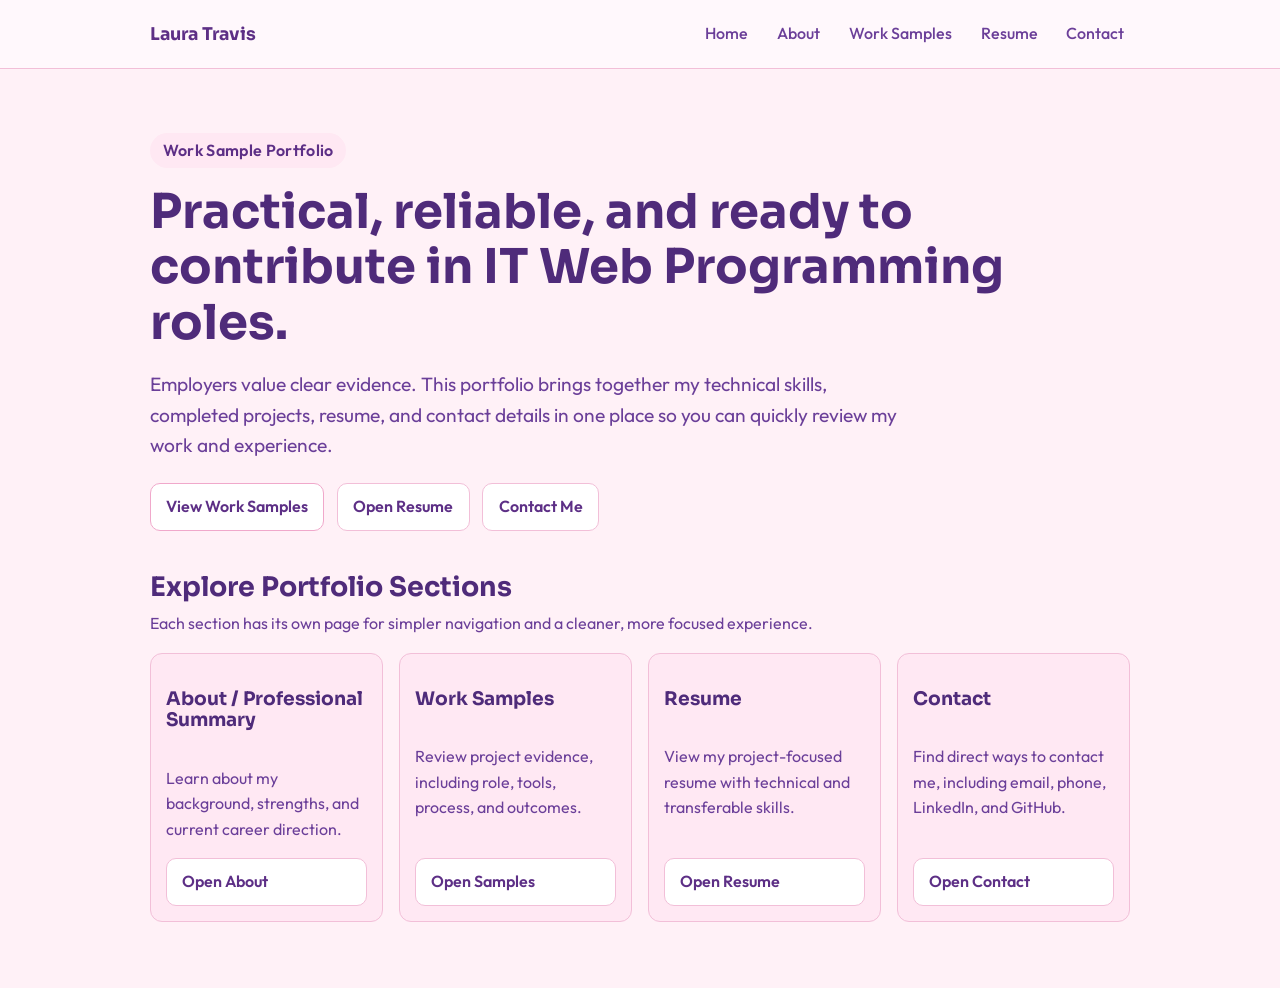
<file: index.html>
<!doctype html>
<html lang="en">
<head>
  <meta charset="UTF-8">
  <meta name="viewport" content="width=device-width, initial-scale=1.0">
  <title>Laura Travis | Work Sample Portfolio</title>
  <link rel="preconnect" href="https://fonts.googleapis.com">
  <link rel="preconnect" href="https://fonts.gstatic.com" crossorigin>
  <link href="https://fonts.googleapis.com/css2?family=Outfit:wght@300;400;500;600;700;800&family=Sora:wght@500;600;700&display=swap" rel="stylesheet">
  <link rel="stylesheet" href="assets/css/styles.css">
</head>
<body>
  <div class="bg-orb bg-orb-a"></div>
  <div class="bg-orb bg-orb-b"></div>

  <header class="site-header">
    <div class="container nav-wrap">
      <a class="brand" href="index.html">Laura Travis</a>
      <nav>
        <ul class="nav-list">
          <li><a href="index.html">Home</a></li>
          <li><a href="pages/about.html">About</a></li>
          <li><a href="pages/samples.html">Work Samples</a></li>
          <li><a href="pages/resume-page.html">Resume</a></li>
          <li><a href="pages/contact.html">Contact</a></li>
        </ul>
      </nav>
    </div>
  </header>

  <main>
    <section class="hero container">
      <p class="eyebrow reveal">Work Sample Portfolio</p>
      <h1 class="reveal delay-1">Practical, reliable, and ready to contribute in IT Web Programming roles.</h1>
      <p class="lead reveal delay-2">
        Employers value clear evidence. This portfolio brings together my technical skills, completed projects,
        resume, and contact details in one place so you can quickly review my work and experience.
      </p>
      <div class="hero-actions reveal delay-3">
        <a class="btn btn-primary" href="pages/samples.html">View Work Samples</a>
        <a class="btn btn-secondary" href="pages/resume-page.html">Open Resume</a>
        <a class="btn btn-secondary" href="pages/contact.html">Contact Me</a>
      </div>
    </section>

    <section class="section container reveal">
      <h2>Explore Portfolio Sections</h2>
      <p class="section-intro">Each section has its own page for simpler navigation and a cleaner, more focused experience.</p>
      <div class="skills-grid">
        <article class="skill-card">
          <h3>About / Professional Summary</h3>
          <p>Learn about my background, strengths, and current career direction.</p>
          <a class="btn btn-secondary" href="pages/about.html">Open About</a>
        </article>
        <article class="skill-card">
          <h3>Work Samples</h3>
          <p>Review project evidence, including role, tools, process, and outcomes.</p>
          <a class="btn btn-secondary" href="pages/samples.html">Open Samples</a>
        </article>
        <article class="skill-card">
          <h3>Resume</h3>
          <p>View my project-focused resume with technical and transferable skills.</p>
          <a class="btn btn-secondary" href="pages/resume-page.html">Open Resume</a>
        </article>
        <article class="skill-card">
          <h3>Contact</h3>
          <p>Find direct ways to contact me, including email, phone, LinkedIn, and GitHub.</p>
          <a class="btn btn-secondary" href="pages/contact.html">Open Contact</a>
        </article>
      </div>
    </section>
  </main>

  <footer class="site-footer">
    <div class="container">
    </div>
  </footer>
</body>
</html>
</file>
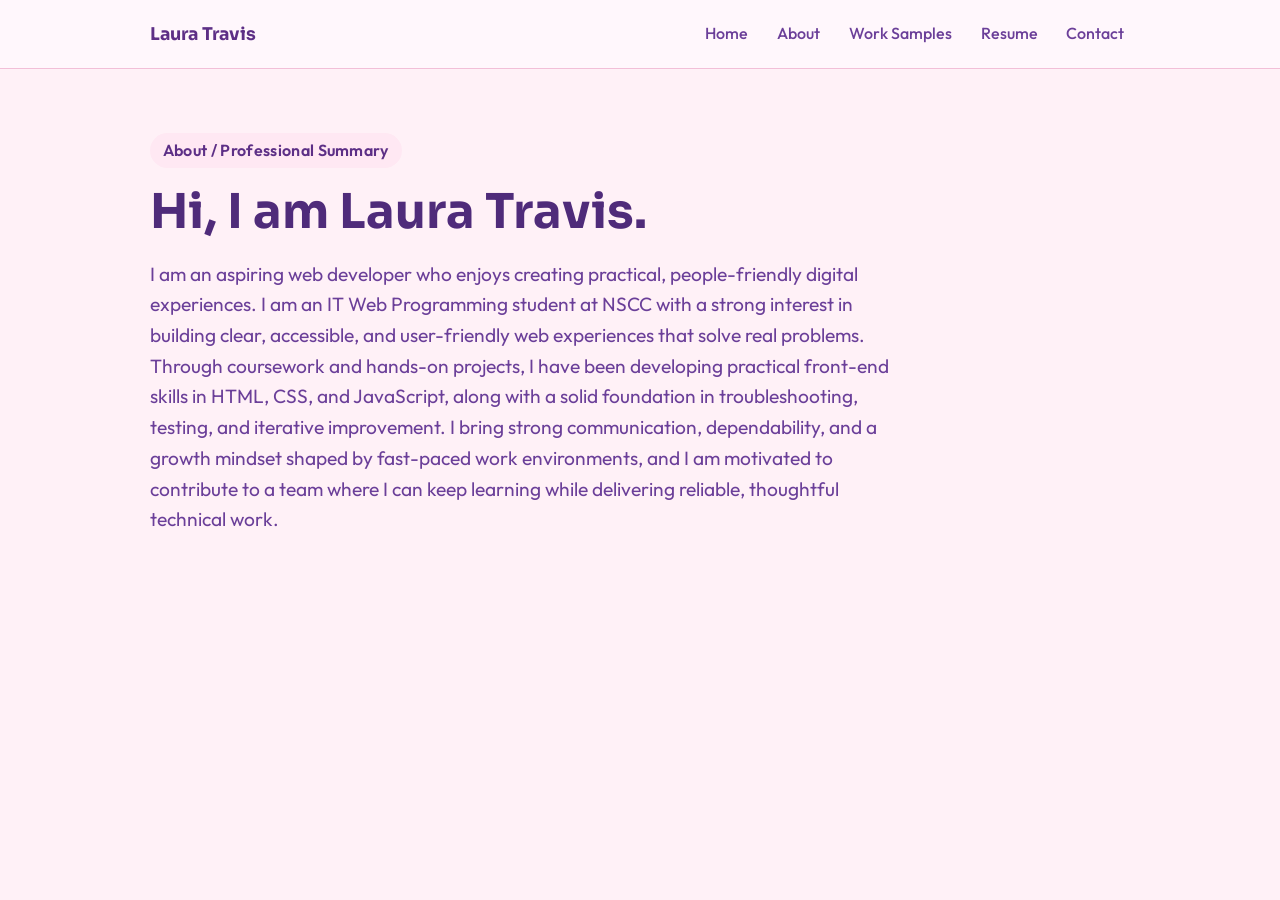
<file: pages/about.html>
<!doctype html>
<html lang="en">
<head>
  <meta charset="UTF-8">
  <meta name="viewport" content="width=device-width, initial-scale=1.0">
  <title>About | Laura Travis</title>
  <link rel="preconnect" href="https://fonts.googleapis.com">
  <link rel="preconnect" href="https://fonts.gstatic.com" crossorigin>
  <link href="https://fonts.googleapis.com/css2?family=Outfit:wght@300;400;500;600;700;800&family=Sora:wght@500;600;700&display=swap" rel="stylesheet">
  <link rel="stylesheet" href="../assets/css/styles.css">
</head>
<body>
  <div class="bg-orb bg-orb-a"></div>
  <div class="bg-orb bg-orb-b"></div>

  <header class="site-header">
    <div class="container nav-wrap">
      <a class="brand" href="../index.html">Laura Travis</a>
      <nav>
        <ul class="nav-list">
          <li><a href="../index.html">Home</a></li>
          <li><a href="about.html">About</a></li>
          <li><a href="samples.html">Work Samples</a></li>
          <li><a href="resume-page.html">Resume</a></li>
          <li><a href="contact.html">Contact</a></li>
        </ul>
      </nav>
    </div>
  </header>

  <main>
    <section class="hero container">
      <p class="eyebrow reveal">About / Professional Summary</p>
      <h1 class="reveal delay-1">Hi, I am Laura Travis.</h1>
      <p class="lead reveal delay-2">
        I am an aspiring web developer who enjoys creating practical, people-friendly digital experiences.
        I am an IT Web Programming student at NSCC with a strong interest in building clear, accessible,
        and user-friendly web experiences that solve real problems. Through coursework and hands-on projects,
        I have been developing practical front-end skills in HTML, CSS, and JavaScript, along with a solid
        foundation in troubleshooting, testing, and iterative improvement. I bring strong communication,
        dependability, and a growth mindset shaped by fast-paced work environments, and I am motivated to
        contribute to a team where I can keep learning while delivering reliable, thoughtful technical work.
      </p>
    </section>

  </main>

  <footer class="site-footer">
    <div class="container">
    </div>
  </footer>
</body>
</html>
</file>
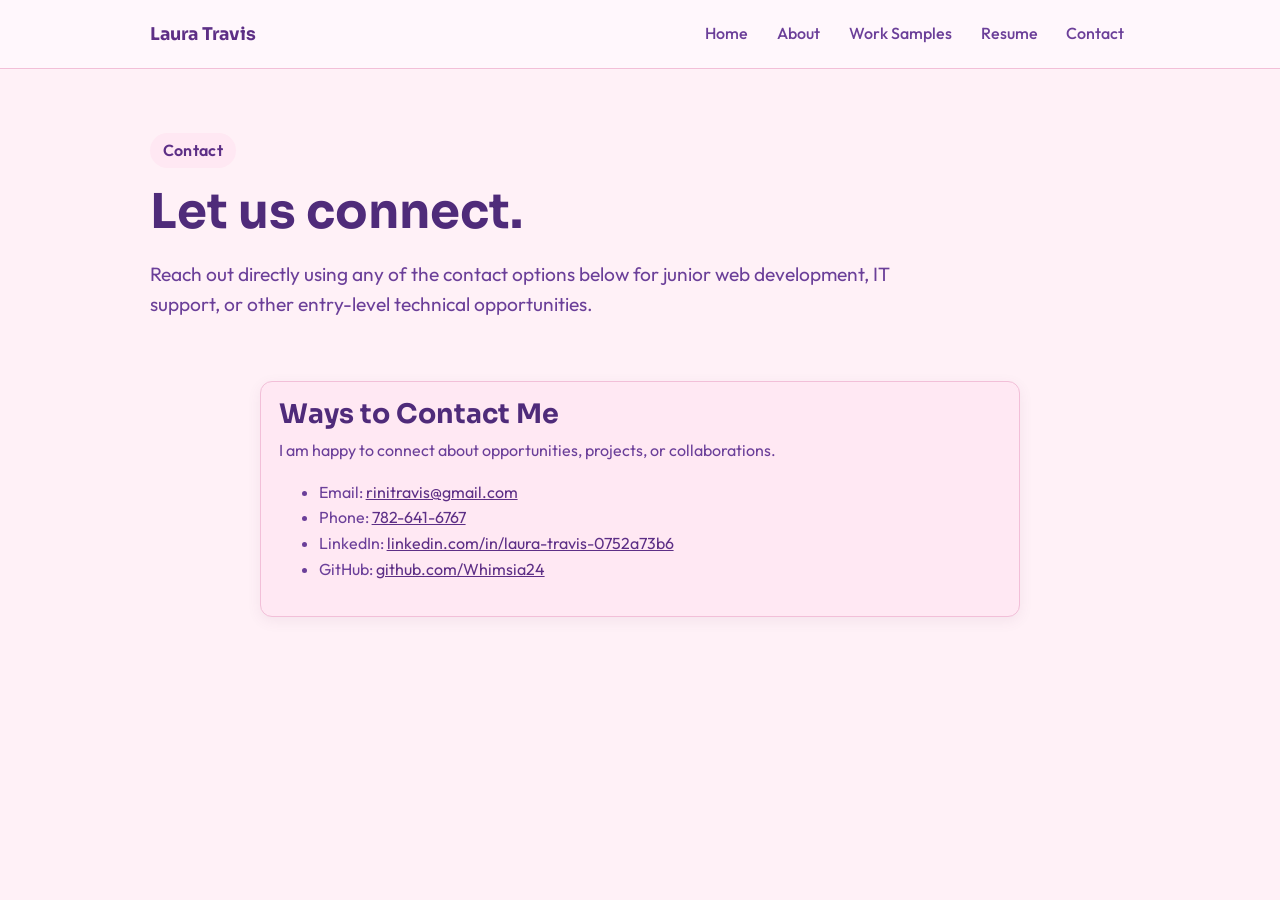
<file: pages/contact.html>
<!doctype html>
<html lang="en">
<head>
  <meta charset="UTF-8">
  <meta name="viewport" content="width=device-width, initial-scale=1.0">
  <title>Contact | Laura Travis</title>
  <link rel="preconnect" href="https://fonts.googleapis.com">
  <link rel="preconnect" href="https://fonts.gstatic.com" crossorigin>
  <link href="https://fonts.googleapis.com/css2?family=Outfit:wght@300;400;500;600;700;800&family=Sora:wght@500;600;700&display=swap" rel="stylesheet">
  <link rel="stylesheet" href="../assets/css/styles.css">
</head>
<body>
  <div class="bg-orb bg-orb-a"></div>
  <div class="bg-orb bg-orb-b"></div>

  <header class="site-header">
    <div class="container nav-wrap">
      <span class="brand">Laura Travis</span>
      <nav>
        <ul class="nav-list">
          <li><a href="../index.html">Home</a></li>
          <li><a href="about.html">About</a></li>
          <li><a href="samples.html">Work Samples</a></li>
          <li><a href="resume-page.html">Resume</a></li>
          <li><a href="contact.html">Contact</a></li>
        </ul>
      </nav>
    </div>
  </header>

  <main>
    <section class="hero container">
      <p class="eyebrow reveal">Contact</p>
      <h1 class="reveal delay-1">Let us connect.</h1>
      <p class="lead reveal delay-2">
        Reach out directly using any of the contact options below for junior web development, IT support,
        or other entry-level technical opportunities.
      </p>
    </section>

    <section class="section container card reveal form-wrap">
      <h2>Ways to Contact Me</h2>
      <p class="section-intro">I am happy to connect about opportunities, projects, or collaborations.</p>
      <ul>
        <li>Email: <a href="mailto:rinitravis@gmail.com">rinitravis@gmail.com</a></li>
        <li>Phone: <a href="tel:+17826416767">782-641-6767</a></li>
        <li>LinkedIn: <a href="https://www.linkedin.com/in/laura-travis-0752a73b6/?skipRedirect=true" target="_blank" rel="noopener noreferrer">linkedin.com/in/laura-travis-0752a73b6</a></li>
        <li>GitHub: <a href="https://github.com/Whimsia24" target="_blank" rel="noopener noreferrer">github.com/Whimsia24</a></li>
      </ul>
    </section>
  </main>

  <footer class="site-footer">
    <div class="container">
    </div>
  </footer>
</body>
</html>
</file>
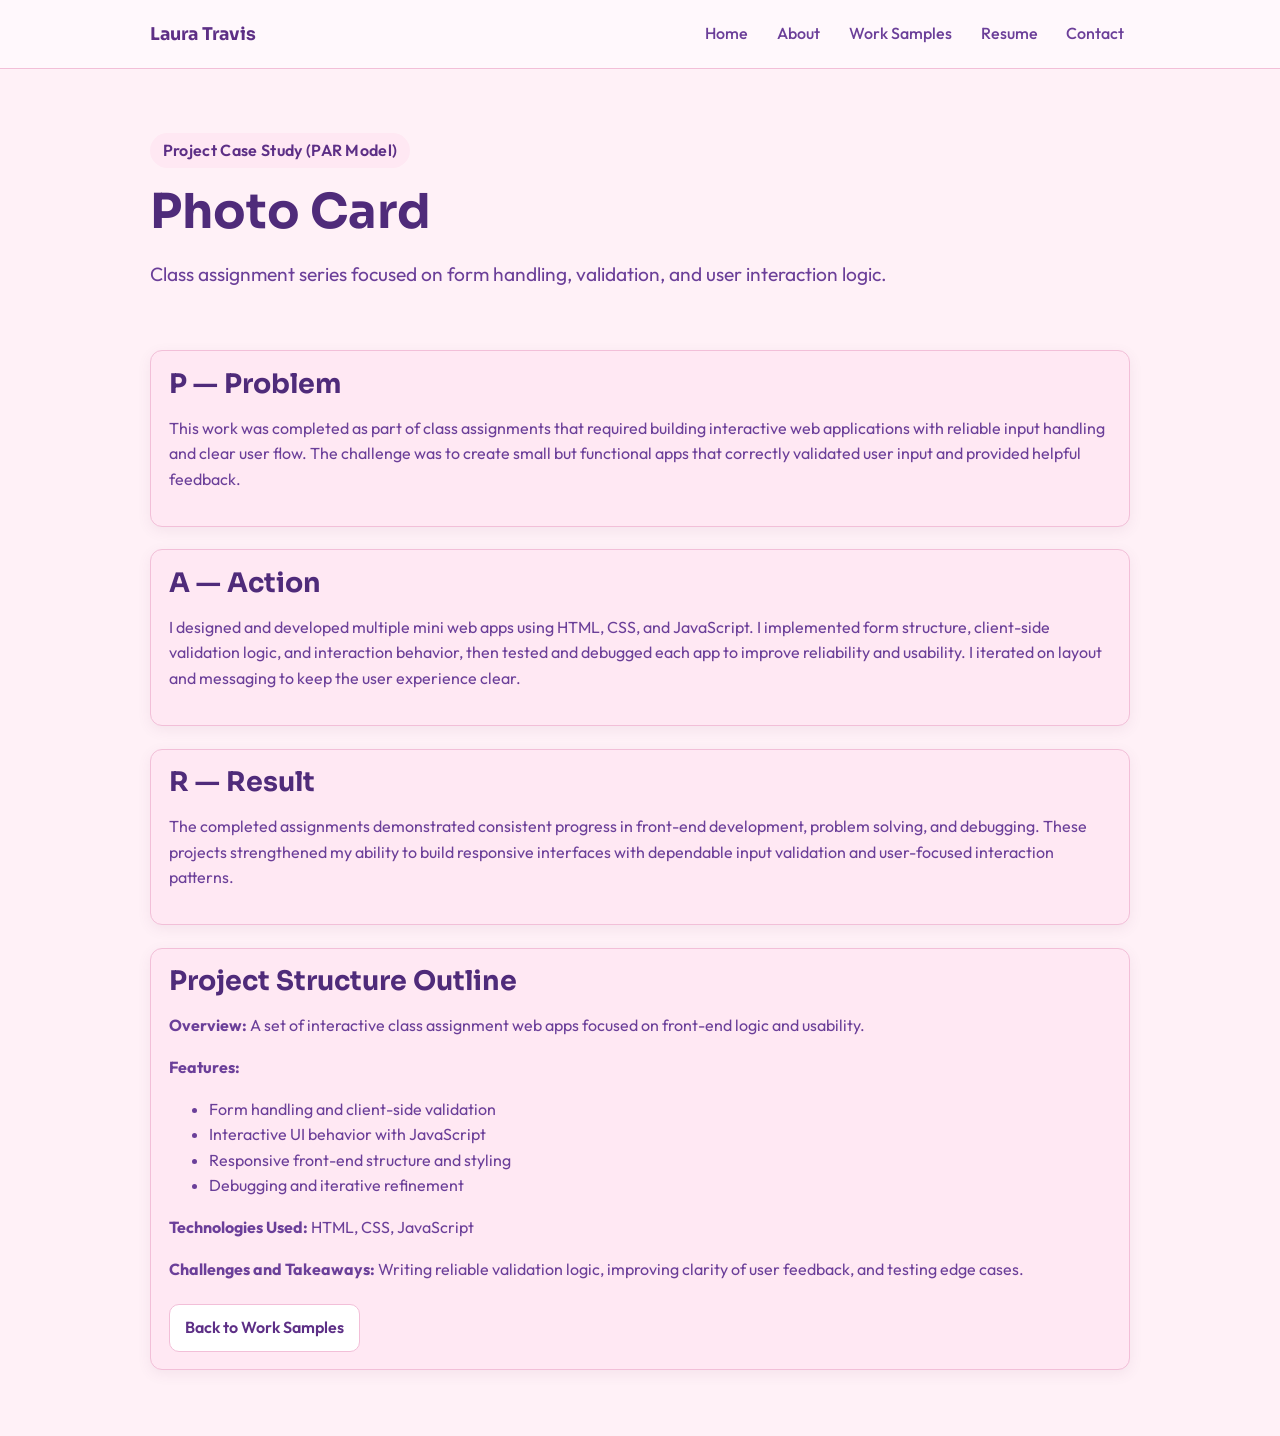
<file: pages/project-coursework.html>
<!doctype html>
<html lang="en">
<head>
  <meta charset="UTF-8">
  <meta name="viewport" content="width=device-width, initial-scale=1.0">
  <title>Case Study | Photo Card</title>
  <link rel="preconnect" href="https://fonts.googleapis.com">
  <link rel="preconnect" href="https://fonts.gstatic.com" crossorigin>
  <link href="https://fonts.googleapis.com/css2?family=Outfit:wght@300;400;500;600;700;800&family=Sora:wght@500;600;700&display=swap" rel="stylesheet">
  <link rel="stylesheet" href="../assets/css/styles.css">
</head>
<body>
  <div class="bg-orb bg-orb-a"></div>
  <div class="bg-orb bg-orb-b"></div>

  <header class="site-header">
    <div class="container nav-wrap">
      <a class="brand" href="../index.html">Laura Travis</a>
      <nav>
        <ul class="nav-list">
          <li><a href="../index.html">Home</a></li>
          <li><a href="about.html">About</a></li>
          <li><a href="samples.html">Work Samples</a></li>
          <li><a href="resume-page.html">Resume</a></li>
          <li><a href="contact.html">Contact</a></li>
        </ul>
      </nav>
    </div>
  </header>

  <main>
    <section class="hero container">
      <p class="eyebrow reveal">Project Case Study (PAR Model)</p>
      <h1 class="reveal delay-1">Photo Card</h1>
      <p class="lead reveal delay-2">
        Class assignment series focused on form handling, validation, and user interaction logic.
      </p>
    </section>

    <section class="section container card reveal">
      <h2>P — Problem</h2>
      <p>
        This work was completed as part of class assignments that required building interactive web applications
        with reliable input handling and clear user flow. The challenge was to create small but functional apps
        that correctly validated user input and provided helpful feedback.
      </p>
    </section>

    <section class="section container card reveal">
      <h2>A — Action</h2>
      <p>
        I designed and developed multiple mini web apps using HTML, CSS, and JavaScript. I implemented form
        structure, client-side validation logic, and interaction behavior, then tested and debugged each app to
        improve reliability and usability. I iterated on layout and messaging to keep the user experience clear.
      </p>
    </section>

    <section class="section container card reveal">
      <h2>R — Result</h2>
      <p>
        The completed assignments demonstrated consistent progress in front-end development, problem solving,
        and debugging. These projects strengthened my ability to build responsive interfaces with dependable
        input validation and user-focused interaction patterns.
      </p>
    </section>

    <section class="section container card reveal">
      <h2>Project Structure Outline</h2>
      <p><strong>Overview:</strong> A set of interactive class assignment web apps focused on front-end logic and usability.</p>
      <p><strong>Features:</strong></p>
      <ul>
        <li>Form handling and client-side validation</li>
        <li>Interactive UI behavior with JavaScript</li>
        <li>Responsive front-end structure and styling</li>
        <li>Debugging and iterative refinement</li>
      </ul>
      <p><strong>Technologies Used:</strong> HTML, CSS, JavaScript</p>
      <p><strong>Challenges and Takeaways:</strong> Writing reliable validation logic, improving clarity of user feedback, and testing edge cases.</p>
      <div class="hero-actions">
        <a class="btn btn-secondary" href="samples.html">Back to Work Samples</a>
      </div>
    </section>
  </main>

  <footer class="site-footer">
    <div class="container">
    </div>
  </footer>
</body>
</html>
</file>
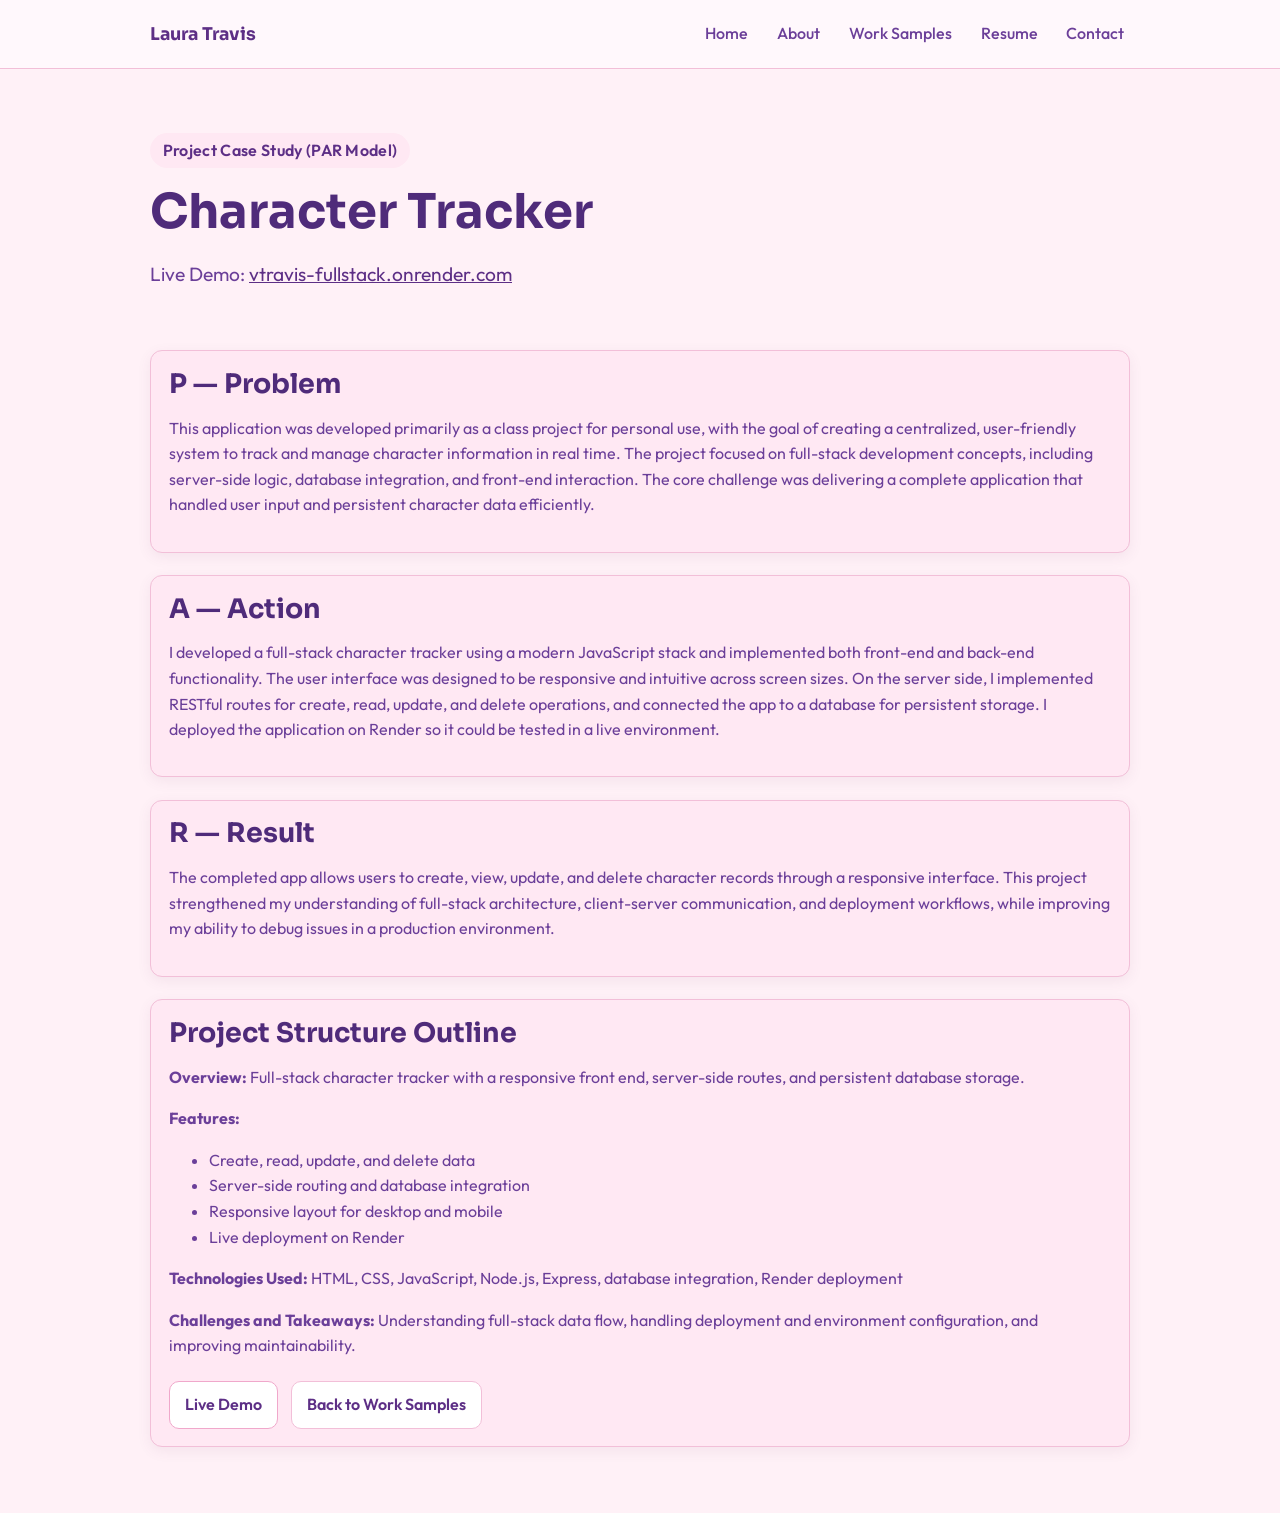
<file: pages/project-fullstack.html>
<!doctype html>
<html lang="en">
<head>
  <meta charset="UTF-8">
  <meta name="viewport" content="width=device-width, initial-scale=1.0">
  <title>Case Study | Character Tracker</title>
  <link rel="preconnect" href="https://fonts.googleapis.com">
  <link rel="preconnect" href="https://fonts.gstatic.com" crossorigin>
  <link href="https://fonts.googleapis.com/css2?family=Outfit:wght@300;400;500;600;700;800&family=Sora:wght@500;600;700&display=swap" rel="stylesheet">
  <link rel="stylesheet" href="../assets/css/styles.css">
</head>
<body>
  <div class="bg-orb bg-orb-a"></div>
  <div class="bg-orb bg-orb-b"></div>

  <header class="site-header">
    <div class="container nav-wrap">
      <a class="brand" href="../index.html">Laura Travis</a>
      <nav>
        <ul class="nav-list">
          <li><a href="../index.html">Home</a></li>
          <li><a href="about.html">About</a></li>
          <li><a href="samples.html">Work Samples</a></li>
          <li><a href="resume-page.html">Resume</a></li>
          <li><a href="contact.html">Contact</a></li>
        </ul>
      </nav>
    </div>
  </header>

  <main>
    <section class="hero container">
      <p class="eyebrow reveal">Project Case Study (PAR Model)</p>
      <h1 class="reveal delay-1">Character Tracker</h1>
      <p class="lead reveal delay-2">
        Live Demo:
        <a href="https://vtravis-fullstack.onrender.com/" target="_blank" rel="noopener noreferrer">vtravis-fullstack.onrender.com</a>
      </p>
    </section>

    <section class="section container card reveal">
      <h2>P — Problem</h2>
      <p>
        This application was developed primarily as a class project for personal use, with the goal of creating a
        centralized, user-friendly system to track and manage character information in real time. The project focused
        on full-stack development concepts, including server-side logic, database integration, and front-end interaction.
        The core challenge was delivering a complete application that handled user input and persistent character data
        efficiently.
      </p>
    </section>

    <section class="section container card reveal">
      <h2>A — Action</h2>
      <p>
        I developed a full-stack character tracker using a modern JavaScript stack and implemented both front-end and
        back-end functionality. The user interface was designed to be responsive and intuitive across screen sizes.
        On the server side, I implemented RESTful routes for create, read, update, and delete operations, and connected
        the app to a database for persistent storage. I deployed the application on Render so it could be tested in
        a live environment.
      </p>
    </section>

    <section class="section container card reveal">
      <h2>R — Result</h2>
      <p>
        The completed app allows users to create, view, update, and delete character records through a responsive interface.
        This project strengthened my understanding of full-stack architecture, client-server communication,
        and deployment workflows, while improving my ability to debug issues in a production environment.
      </p>
    </section>

    <section class="section container card reveal">
      <h2>Project Structure Outline</h2>
      <p><strong>Overview:</strong> Full-stack character tracker with a responsive front end, server-side routes, and persistent database storage.</p>
      <p><strong>Features:</strong></p>
      <ul>
        <li>Create, read, update, and delete data</li>
        <li>Server-side routing and database integration</li>
        <li>Responsive layout for desktop and mobile</li>
        <li>Live deployment on Render</li>
      </ul>
      <p><strong>Technologies Used:</strong> HTML, CSS, JavaScript, Node.js, Express, database integration, Render deployment</p>
      <p><strong>Challenges and Takeaways:</strong> Understanding full-stack data flow, handling deployment and environment configuration, and improving maintainability.</p>
      <div class="hero-actions">
        <a class="btn btn-primary" href="https://vtravis-fullstack.onrender.com/" target="_blank" rel="noopener noreferrer">Live Demo</a>
        <a class="btn btn-secondary" href="samples.html">Back to Work Samples</a>
      </div>
    </section>
  </main>

  <footer class="site-footer">
    <div class="container">
    </div>
  </footer>
</body>
</html>
</file>
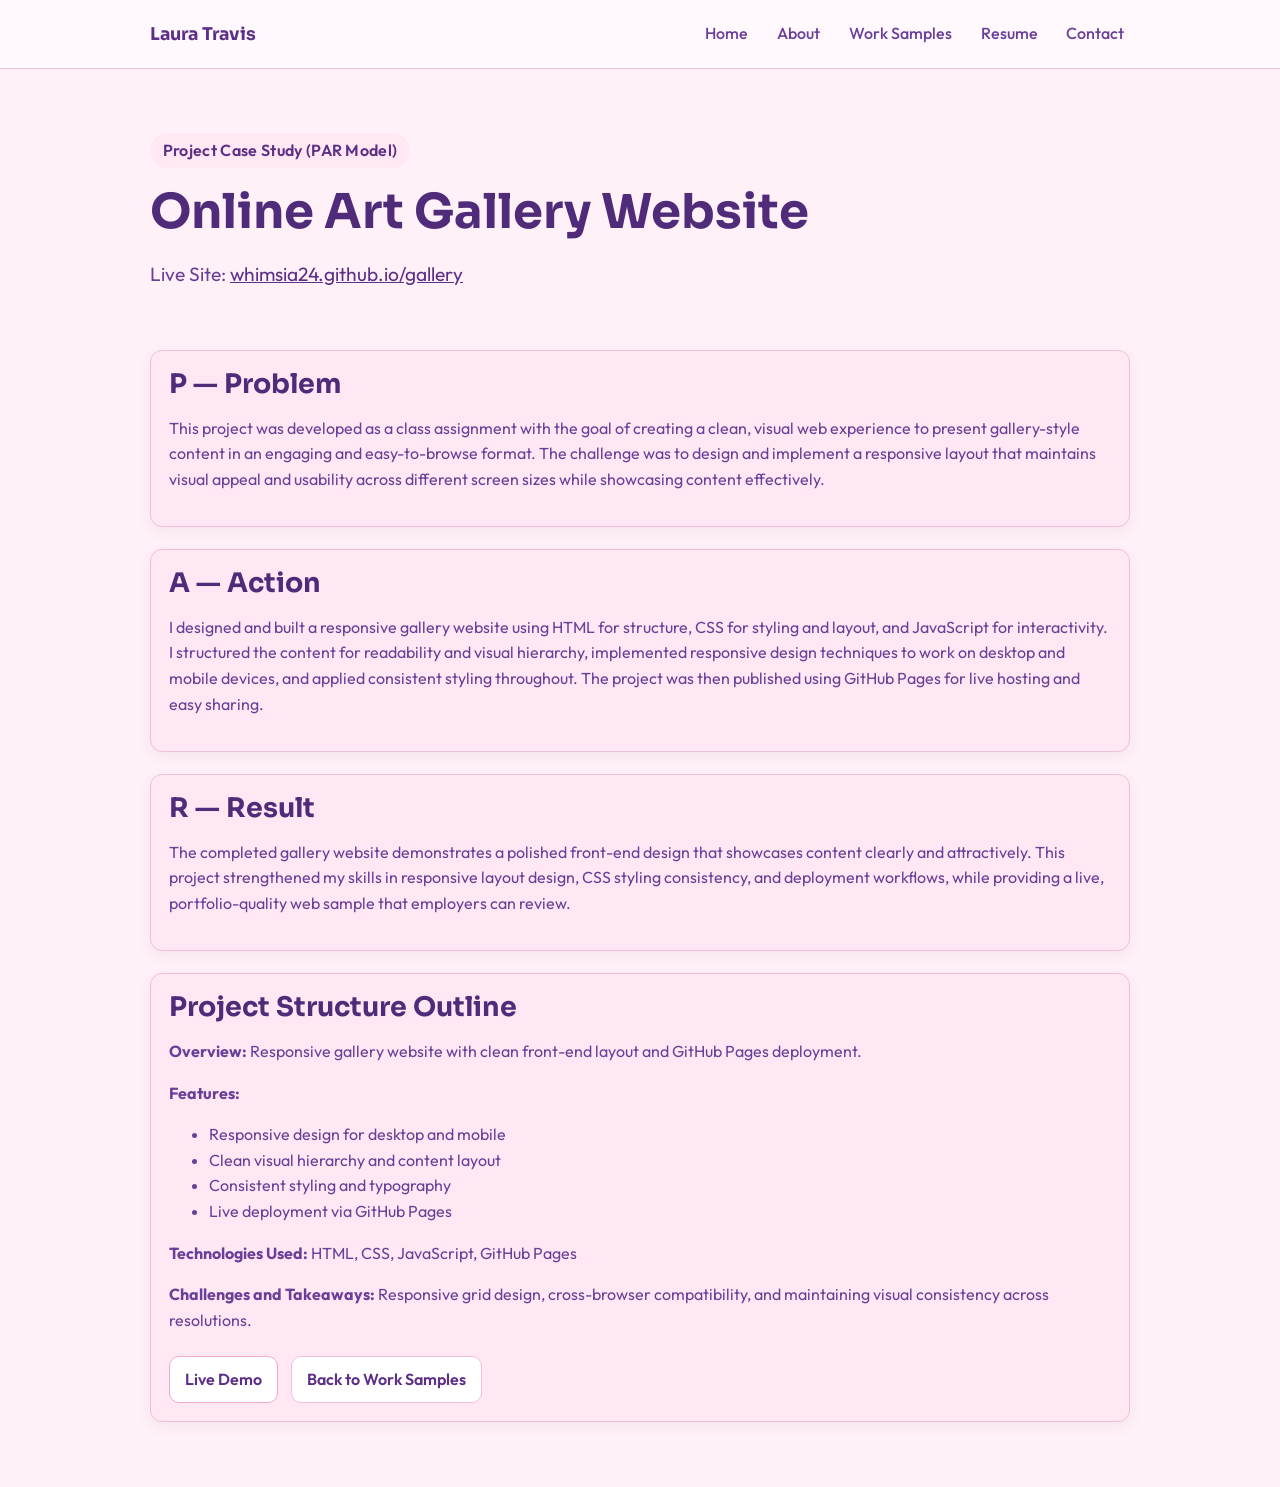
<file: pages/project-gallery.html>
<!doctype html>
<html lang="en">
<head>
  <meta charset="UTF-8">
  <meta name="viewport" content="width=device-width, initial-scale=1.0">
  <title>Case Study | Online Art Gallery</title>
  <link rel="preconnect" href="https://fonts.googleapis.com">
  <link rel="preconnect" href="https://fonts.gstatic.com" crossorigin>
  <link href="https://fonts.googleapis.com/css2?family=Outfit:wght@300;400;500;600;700;800&family=Sora:wght@500;600;700&display=swap" rel="stylesheet">
  <link rel="stylesheet" href="../assets/css/styles.css">
</head>
<body>
  <div class="bg-orb bg-orb-a"></div>
  <div class="bg-orb bg-orb-b"></div>

  <header class="site-header">
    <div class="container nav-wrap">
      <a class="brand" href="../index.html">Laura Travis</a>
      <nav>
        <ul class="nav-list">
          <li><a href="../index.html">Home</a></li>
          <li><a href="about.html">About</a></li>
          <li><a href="samples.html">Work Samples</a></li>
          <li><a href="resume-page.html">Resume</a></li>
          <li><a href="contact.html">Contact</a></li>
        </ul>
      </nav>
    </div>
  </header>

  <main>
    <section class="hero container">
      <p class="eyebrow reveal">Project Case Study (PAR Model)</p>
      <h1 class="reveal delay-1">Online Art Gallery Website</h1>
      <p class="lead reveal delay-2">
        Live Site:
        <a href="https://whimsia24.github.io/gallery/" target="_blank" rel="noopener noreferrer">whimsia24.github.io/gallery</a>
      </p>
    </section>

    <section class="section container card reveal">
      <h2>P — Problem</h2>
      <p>
        This project was developed as a class assignment with the goal of creating a clean, visual web experience
        to present gallery-style content in an engaging and easy-to-browse format. The challenge was to design and
        implement a responsive layout that maintains visual appeal and usability across different screen sizes while
        showcasing content effectively.
      </p>
    </section>

    <section class="section container card reveal">
      <h2>A — Action</h2>
      <p>
        I designed and built a responsive gallery website using HTML for structure, CSS for styling and layout,
        and JavaScript for interactivity. I structured the content for readability and visual hierarchy, implemented
        responsive design techniques to work on desktop and mobile devices, and applied consistent styling throughout.
        The project was then published using GitHub Pages for live hosting and easy sharing.
      </p>
    </section>

    <section class="section container card reveal">
      <h2>R — Result</h2>
      <p>
        The completed gallery website demonstrates a polished front-end design that showcases content clearly and
        attractively. This project strengthened my skills in responsive layout design, CSS styling consistency,
        and deployment workflows, while providing a live, portfolio-quality web sample that employers can review.
      </p>
    </section>

    <section class="section container card reveal">
      <h2>Project Structure Outline</h2>
      <p><strong>Overview:</strong> Responsive gallery website with clean front-end layout and GitHub Pages deployment.</p>
      <p><strong>Features:</strong></p>
      <ul>
        <li>Responsive design for desktop and mobile</li>
        <li>Clean visual hierarchy and content layout</li>
        <li>Consistent styling and typography</li>
        <li>Live deployment via GitHub Pages</li>
      </ul>
      <p><strong>Technologies Used:</strong> HTML, CSS, JavaScript, GitHub Pages</p>
      <p><strong>Challenges and Takeaways:</strong> Responsive grid design, cross-browser compatibility, and maintaining visual consistency across resolutions.</p>
      <div class="hero-actions">
        <a class="btn btn-primary" href="https://whimsia24.github.io/gallery/" target="_blank" rel="noopener noreferrer">Live Demo</a>
        <a class="btn btn-secondary" href="samples.html">Back to Work Samples</a>
      </div>
    </section>
  </main>

  <footer class="site-footer">
    <div class="container">
    </div>
  </footer>
</body>
</html>
</file>
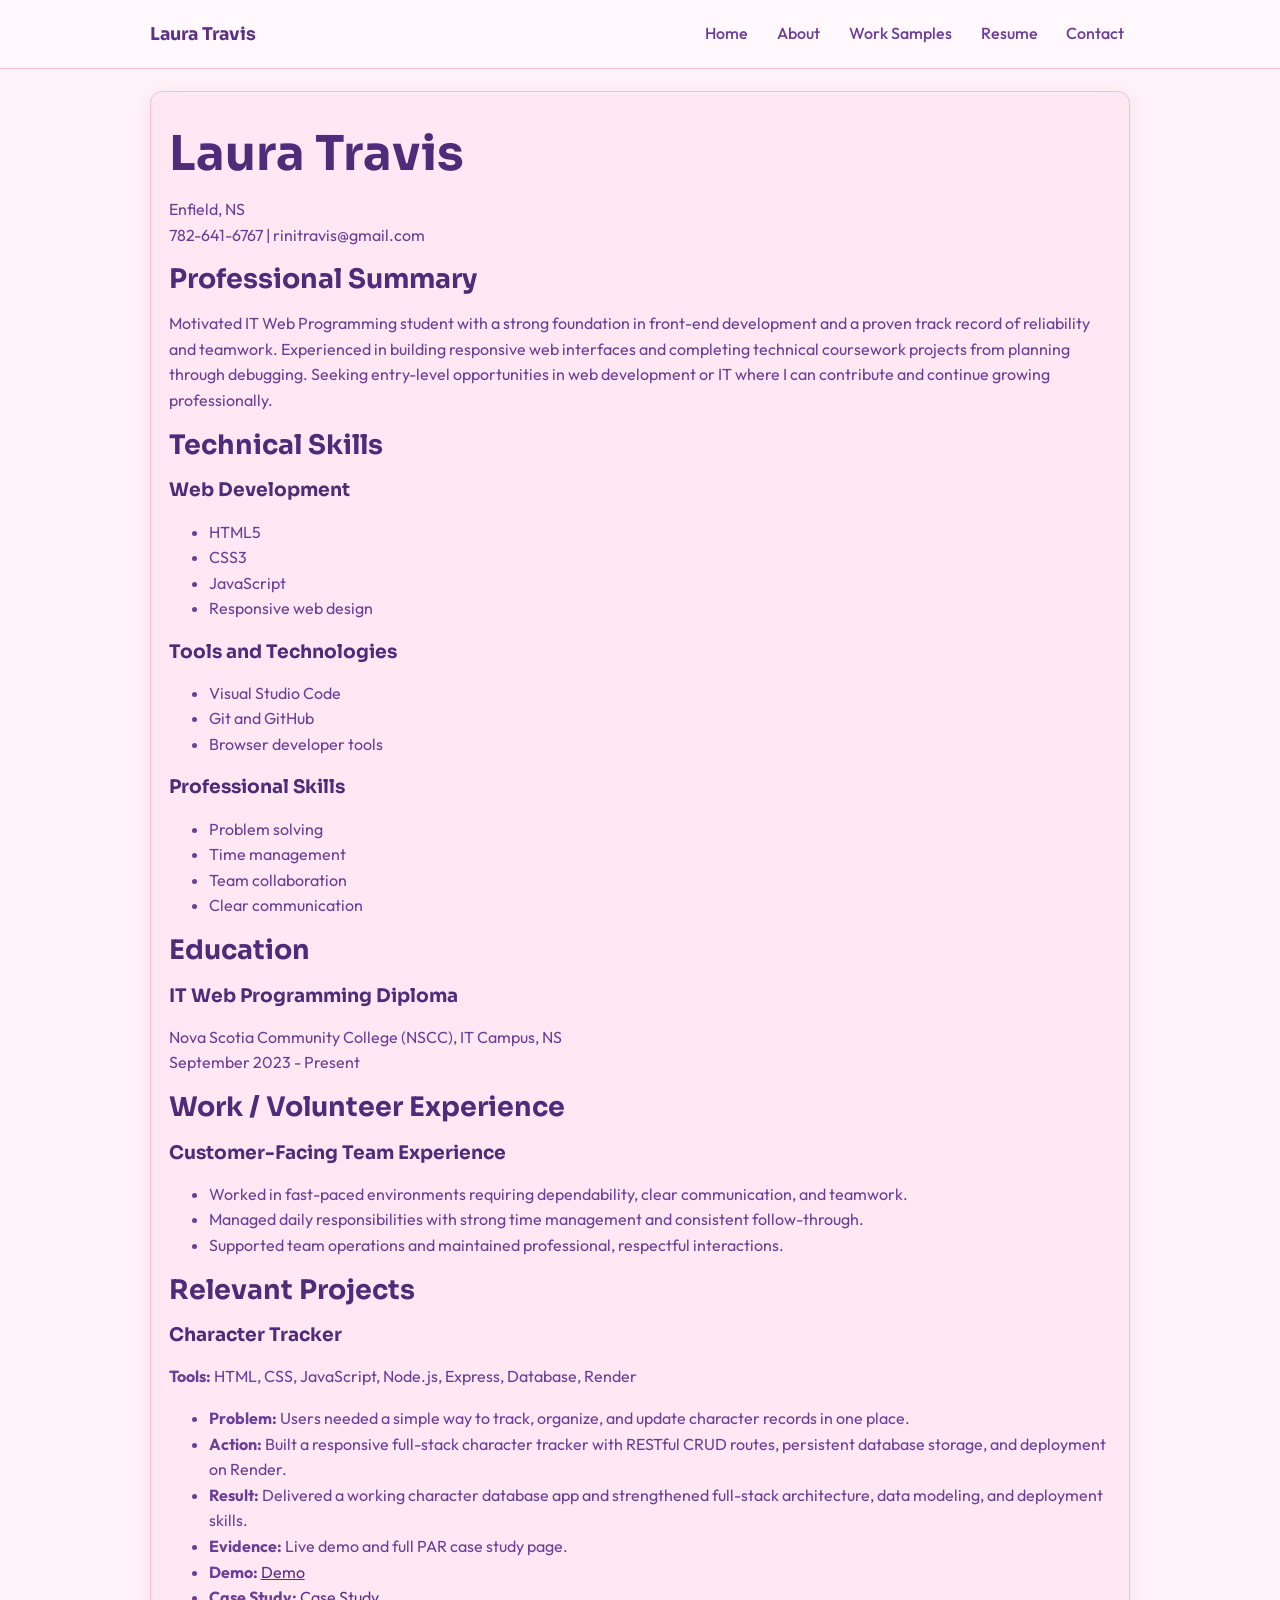
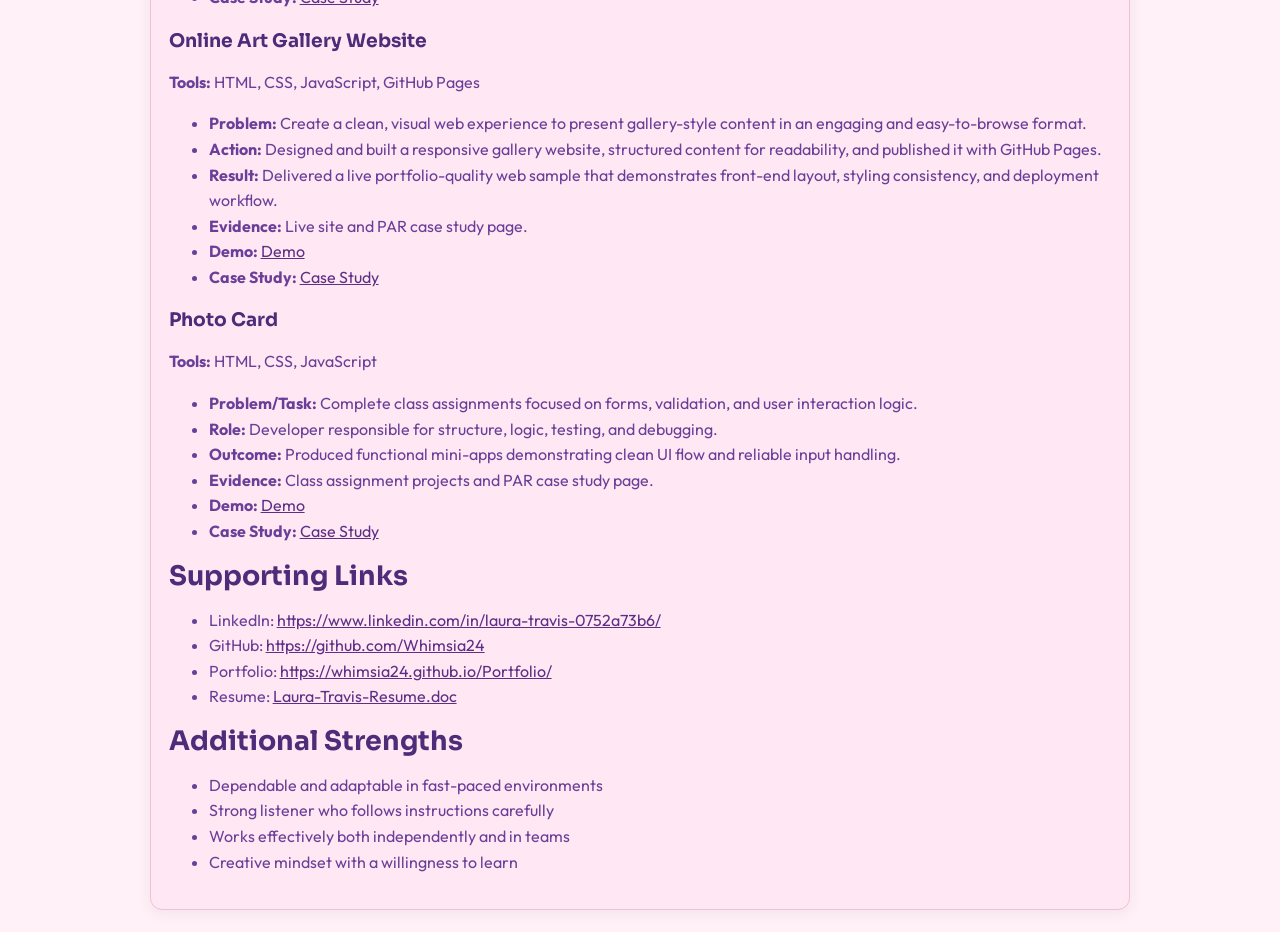
<file: pages/resume-page.html>
<!doctype html>
<html lang="en">
<head>
  <meta charset="UTF-8">
  <meta name="viewport" content="width=device-width, initial-scale=1.0">
  <title>Resume | Laura Travis</title>
  <link rel="preconnect" href="https://fonts.googleapis.com">
  <link rel="preconnect" href="https://fonts.gstatic.com" crossorigin>
  <link href="https://fonts.googleapis.com/css2?family=Outfit:wght@300;400;500;600;700;800&family=Sora:wght@500;600;700&display=swap" rel="stylesheet">
  <link rel="stylesheet" href="../assets/css/styles.css">
</head>
<body>
  <header class="site-header">
    <div class="container nav-wrap">
      <a class="brand" href="../index.html">Laura Travis</a>
      <nav>
        <ul class="nav-list">
          <li><a href="../index.html">Home</a></li>
          <li><a href="about.html">About</a></li>
          <li><a href="samples.html">Work Samples</a></li>
          <li><a href="resume-page.html">Resume</a></li>
          <li><a href="contact.html">Contact</a></li>
        </ul>
      </nav>
    </div>
  </header>

  <main>
    <section class="section container card reveal">
      <h1>Laura Travis</h1>
      <p>Enfield, NS<br>782-641-6767 | rinitravis@gmail.com</p>

      <h2>Professional Summary</h2>
      <p>
        Motivated IT Web Programming student with a strong foundation in front-end development and a proven
        track record of reliability and teamwork. Experienced in building responsive web interfaces and completing
        technical coursework projects from planning through debugging. Seeking entry-level opportunities in web
        development or IT where I can contribute and continue growing professionally.
      </p>

      <h2>Technical Skills</h2>
      <h3>Web Development</h3>
      <ul>
        <li>HTML5</li>
        <li>CSS3</li>
        <li>JavaScript</li>
        <li>Responsive web design</li>
      </ul>

      <h3>Tools and Technologies</h3>
      <ul>
        <li>Visual Studio Code</li>
        <li>Git and GitHub</li>
        <li>Browser developer tools</li>
      </ul>

      <h3>Professional Skills</h3>
      <ul>
        <li>Problem solving</li>
        <li>Time management</li>
        <li>Team collaboration</li>
        <li>Clear communication</li>
      </ul>

      <h2>Education</h2>
      <h3>IT Web Programming Diploma</h3>
      <p>Nova Scotia Community College (NSCC), IT Campus, NS<br>September 2023 - Present</p>

      <h2>Work / Volunteer Experience</h2>
      <h3>Customer-Facing Team Experience</h3>
      <ul>
        <li>Worked in fast-paced environments requiring dependability, clear communication, and teamwork.</li>
        <li>Managed daily responsibilities with strong time management and consistent follow-through.</li>
        <li>Supported team operations and maintained professional, respectful interactions.</li>
      </ul>

      <h2>Relevant Projects</h2>

      <h3>Character Tracker</h3>
      <p><strong>Tools:</strong> HTML, CSS, JavaScript, Node.js, Express, Database, Render</p>
      <ul>
        <li><strong>Problem:</strong> Users needed a simple way to track, organize, and update character records in one place.</li>
        <li><strong>Action:</strong> Built a responsive full-stack character tracker with RESTful CRUD routes, persistent database storage, and deployment on Render.</li>
        <li><strong>Result:</strong> Delivered a working character database app and strengthened full-stack architecture, data modeling, and deployment skills.</li>
        <li><strong>Evidence:</strong> Live demo and full PAR case study page.</li>
        <li><strong>Demo:</strong> <a href="https://vtravis-fullstack.onrender.com/" target="_blank" rel="noopener noreferrer">Demo</a></li>
        <li><strong>Case Study:</strong> <a href="project-fullstack.html">Case Study</a></li>
      </ul>

      <h3>Online Art Gallery Website</h3>
      <p><strong>Tools:</strong> HTML, CSS, JavaScript, GitHub Pages</p>
      <ul>
        <li><strong>Problem:</strong> Create a clean, visual web experience to present gallery-style content in an engaging and easy-to-browse format.</li>
        <li><strong>Action:</strong> Designed and built a responsive gallery website, structured content for readability, and published it with GitHub Pages.</li>
        <li><strong>Result:</strong> Delivered a live portfolio-quality web sample that demonstrates front-end layout, styling consistency, and deployment workflow.</li>
        <li><strong>Evidence:</strong> Live site and PAR case study page.</li>
        <li><strong>Demo:</strong> <a href="https://whimsia24.github.io/gallery/" target="_blank" rel="noopener noreferrer">Demo</a></li>
        <li><strong>Case Study:</strong> <a href="project-gallery.html">Case Study</a></li>
      </ul>

      <h3>Photo Card</h3>
      <p><strong>Tools:</strong> HTML, CSS, JavaScript</p>
      <ul>
        <li><strong>Problem/Task:</strong> Complete class assignments focused on forms, validation, and user interaction logic.</li>
        <li><strong>Role:</strong> Developer responsible for structure, logic, testing, and debugging.</li>
        <li><strong>Outcome:</strong> Produced functional mini-apps demonstrating clean UI flow and reliable input handling.</li>
        <li><strong>Evidence:</strong> Class assignment projects and PAR case study page.</li>
        <li><strong>Demo:</strong> <a href="../assets/images/image.png">Demo</a></li>
        <li><strong>Case Study:</strong> <a href="project-coursework.html">Case Study</a></li>
      </ul>

      <h2>Supporting Links</h2>
      <ul>
        <li>LinkedIn: <a href="https://www.linkedin.com/in/laura-travis-0752a73b6/" target="_blank" rel="noopener noreferrer">https://www.linkedin.com/in/laura-travis-0752a73b6/</a></li>
        <li>GitHub: <a href="https://github.com/Whimsia24" target="_blank" rel="noopener noreferrer">https://github.com/Whimsia24</a></li>
        <li>Portfolio: <a href="https://whimsia24.github.io/Portfolio/" target="_blank" rel="noopener noreferrer">https://whimsia24.github.io/Portfolio/</a></li>
        <li>Resume: <a href="../docs/Laura-Travis-Resume.doc">Laura-Travis-Resume.doc</a></li>
      </ul>

      <h2>Additional Strengths</h2>
      <ul>
        <li>Dependable and adaptable in fast-paced environments</li>
        <li>Strong listener who follows instructions carefully</li>
        <li>Works effectively both independently and in teams</li>
        <li>Creative mindset with a willingness to learn</li>
      </ul>
    </section>
  </main>
</body>
</html>
</file>
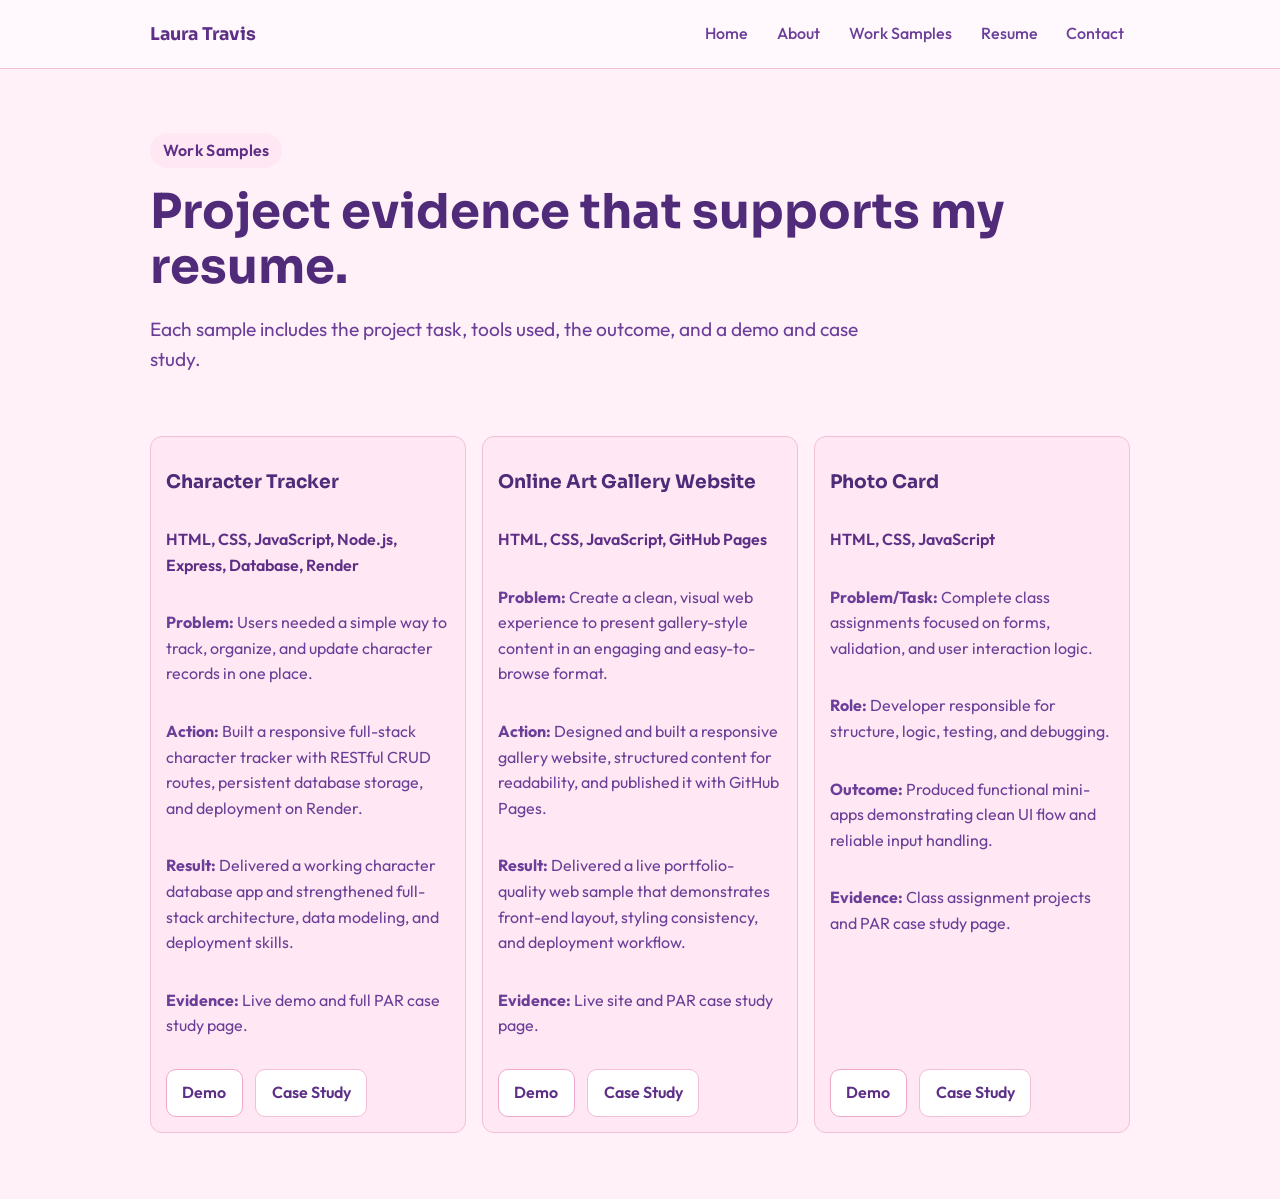
<file: pages/samples.html>
<!doctype html>
<html lang="en">
<head>
  <meta charset="UTF-8">
  <meta name="viewport" content="width=device-width, initial-scale=1.0">
  <title>Work Samples | Laura Travis</title>
  <link rel="preconnect" href="https://fonts.googleapis.com">
  <link rel="preconnect" href="https://fonts.gstatic.com" crossorigin>
  <link href="https://fonts.googleapis.com/css2?family=Outfit:wght@300;400;500;600;700;800&family=Sora:wght@500;600;700&display=swap" rel="stylesheet">
  <link rel="stylesheet" href="../assets/css/styles.css">
</head>
<body>
  <div class="bg-orb bg-orb-a"></div>
  <div class="bg-orb bg-orb-b"></div>

  <header class="site-header">
    <div class="container nav-wrap">
      <a class="brand" href="../index.html">Laura Travis</a>
      <nav>
        <ul class="nav-list">
          <li><a href="../index.html">Home</a></li>
          <li><a href="about.html">About</a></li>
          <li><a href="samples.html">Work Samples</a></li>
          <li><a href="resume-page.html">Resume</a></li>
          <li><a href="contact.html">Contact</a></li>
        </ul>
      </nav>
    </div>
  </header>

  <main>
    <section class="hero container">
      <p class="eyebrow reveal">Work Samples</p>
      <h1 class="reveal delay-1">Project evidence that supports my resume.</h1>
      <p class="lead reveal delay-2">Each sample includes the project task, tools used, the outcome, and a demo and case study.</p>
    </section>

    <section class="section container reveal">
      <div class="sample-grid">
        <article class="sample-card">
          <h3>Character Tracker</h3>
          <p class="meta">HTML, CSS, JavaScript, Node.js, Express, Database, Render</p>
          <p><strong>Problem:</strong> Users needed a simple way to track, organize, and update character records in one place.</p>
          <p><strong>Action:</strong> Built a responsive full-stack character tracker with RESTful CRUD routes, persistent database storage, and deployment on Render.</p>
          <p><strong>Result:</strong> Delivered a working character database app and strengthened full-stack architecture, data modeling, and deployment skills.</p>
          <p><strong>Evidence:</strong> Live demo and full PAR case study page.</p>
          <div class="hero-actions">
            <a class="btn btn-primary" href="https://vtravis-fullstack.onrender.com/" target="_blank" rel="noopener noreferrer">Demo</a>
            <a class="btn btn-secondary" href="project-fullstack.html">Case Study</a>
          </div>
        </article>

        <article class="sample-card">
          <h3>Online Art Gallery Website</h3>
          <p class="meta">HTML, CSS, JavaScript, GitHub Pages</p>
          <p><strong>Problem:</strong> Create a clean, visual web experience to present gallery-style content in an engaging and easy-to-browse format.</p>
          <p><strong>Action:</strong> Designed and built a responsive gallery website, structured content for readability, and published it with GitHub Pages.</p>
          <p><strong>Result:</strong> Delivered a live portfolio-quality web sample that demonstrates front-end layout, styling consistency, and deployment workflow.</p>
          <p><strong>Evidence:</strong> Live site and PAR case study page.</p>
          <div class="hero-actions">
            <a class="btn btn-primary" href="https://whimsia24.github.io/gallery/" target="_blank" rel="noopener noreferrer">Demo</a>
            <a class="btn btn-secondary" href="project-gallery.html">Case Study</a>
          </div>
        </article>

        <article class="sample-card">
          <h3>Photo Card</h3>
          <p class="meta">HTML, CSS, JavaScript</p>
          <p><strong>Problem/Task:</strong> Complete class assignments focused on forms, validation, and user interaction logic.</p>
          <p><strong>Role:</strong> Developer responsible for structure, logic, testing, and debugging.</p>
          <p><strong>Outcome:</strong> Produced functional mini-apps demonstrating clean UI flow and reliable input handling.</p>
          <p><strong>Evidence:</strong> Class assignment projects and PAR case study page.</p>
          <div class="hero-actions">
            <a class="btn btn-primary" href="../assets/images/image.png">Demo</a>
            <a class="btn btn-secondary" href="project-coursework.html">Case Study</a>
          </div>
        </article>
      </div>

    </section>
  </main>

  <footer class="site-footer">
    <div class="container">
    </div>
  </footer>
</body>
</html>
</file>
<file: assets/css/styles.css>
:root {
  --bg: #fff1f7;
  --surface: #fff7fb;
  --surface-soft: #ffe8f3;
  --text: #4f2b7a;
  --muted: #6b3f99;
  --primary: #f0a8cb;
  --primary-deep: #5d2f86;
  --stroke: #f2bfd8;
  --pastel-blue: #bfe8ff;
  --pastel-purple: #d9c2ff;
  --shadow: 0 4px 14px rgba(117, 62, 107, 0.08);
  --radius: 12px;
}

* {
  box-sizing: border-box;
}

html,
body {
  margin: 0;
  padding: 0;
}

body {
  font-family: "Outfit", "Segoe UI", sans-serif;
  color: var(--muted);
  background: var(--bg);
  line-height: 1.6;
  overflow-x: hidden;
}

.bg-orb {
  display: none;
}

.bg-orb-a {
  width: 340px;
  height: 340px;
  background: #ff7dc2;
  top: -80px;
  right: -100px;
}

.bg-orb-b {
  width: 300px;
  height: 300px;
  background: #ffb7de;
  bottom: -90px;
  left: -80px;
}

.container {
  width: min(980px, 92%);
  margin: 0 auto;
}

.site-header {
  position: sticky;
  top: 0;
  z-index: 40;
  background: rgba(255, 248, 252, 0.96);
  border-bottom: 1px solid var(--stroke);
}

.nav-wrap {
  display: flex;
  align-items: center;
  justify-content: space-between;
  min-height: 68px;
}

.brand {
  font-family: "Sora", "Segoe UI", sans-serif;
  font-weight: 700;
  font-size: 1.1rem;
  color: var(--primary-deep);
  text-decoration: none;
}

.nav-list {
  list-style: none;
  display: flex;
  gap: 1.1rem;
  margin: 0;
  padding: 0;
}

.nav-list a {
  text-decoration: none;
  color: var(--muted);
  font-weight: 500;
  padding: 0.25rem 0.35rem;
  border-radius: 8px;
}

.nav-list a:hover {
  color: #fff;
  background: var(--pastel-purple);
}

a {
  color: var(--primary-deep);
}

a:hover {
  color: #fff;
}

.hero {
  padding: 4rem 0 1.2rem;
}

.eyebrow {
  display: inline-block;
  margin: 0;
  padding: 0.3rem 0.8rem;
  border-radius: 999px;
  background: var(--surface-soft);
  color: var(--primary-deep);
  font-weight: 600;
  letter-spacing: 0.02em;
}

h1,
h2,
h3 {
  font-family: "Sora", "Segoe UI", sans-serif;
  line-height: 1.15;
  color: var(--text);
}

h1 {
  font-size: clamp(1.9rem, 4vw, 3rem);
  margin: 1rem 0 0.9rem;
}

.lead {
  font-size: clamp(1rem, 2vw, 1.2rem);
  max-width: 760px;
  color: var(--muted);
}

p,
li {
  color: var(--muted);
}

.hero-actions,
.resume-actions {
  display: flex;
  gap: 0.8rem;
  flex-wrap: wrap;
  margin-top: 1.4rem;
}

.btn {
  display: inline-block;
  padding: 0.62rem 0.95rem;
  border-radius: 10px;
  text-decoration: none;
  font-weight: 600;
  transition: background-color 0.2s ease, color 0.2s ease;
}

.btn-primary {
  background: #fff;
  color: var(--primary-deep);
  border: 1px solid var(--primary);
}

.btn-secondary {
  background: #fff;
  border: 1px solid var(--stroke);
  color: var(--primary-deep);
}

.btn-primary:hover {
  background: var(--pastel-purple);
  border-color: var(--pastel-purple);
  color: #fff;
}

.btn-secondary:hover {
  background: var(--pastel-purple);
  border-color: var(--pastel-purple);
  color: #fff;
}

.section {
  margin: 1.4rem auto;
}

.card {
  background: var(--surface-soft);
  border: 1px solid var(--stroke);
  border-radius: var(--radius);
  padding: 1.1rem;
  box-shadow: var(--shadow);
}

.section h2 {
  margin-top: 0;
  margin-bottom: 0.5rem;
  font-size: clamp(1.3rem, 2.1vw, 1.8rem);
}

.section-intro {
  margin-top: 0;
  color: var(--muted);
}

.skills-grid,
.sample-grid {
  display: grid;
  gap: 1rem;
}

.skills-grid {
  grid-template-columns: repeat(auto-fit, minmax(210px, 1fr));
}

.sample-grid {
  grid-template-columns: repeat(auto-fit, minmax(255px, 1fr));
}

.skill-card,
.sample-card {
  border: 1px solid var(--stroke);
  border-radius: 12px;
  background: var(--surface-soft);
  padding: 0.95rem;
  box-shadow: none;
}

.sample-card {
  display: flex;
  flex-direction: column;
}

.skill-card {
  display: flex;
  flex-direction: column;
}

.skill-card .btn {
  margin-top: auto;
}

.sample-card .hero-actions {
  margin-top: auto;
  padding-top: 0.9rem;
}

.skill-card ul {
  padding-left: 1.1rem;
  margin: 0.4rem 0 0;
}

.demo-image-link {
  display: block;
  margin-top: 0.7rem;
  border: 1px solid var(--stroke);
  border-radius: 10px;
  overflow: hidden;
}

.demo-image {
  display: block;
  width: 100%;
  height: auto;
}

.meta {
  color: var(--primary-deep);
  font-weight: 600;
}

.timeline {
  margin: 0;
  padding-left: 1.1rem;
}

.timeline li {
  margin: 0.45rem 0;
}

.form-wrap {
  max-width: 760px;
}

.contact-form {
  display: grid;
  gap: 0.9rem;
}

.contact-form label {
  display: block;
  color: var(--text);
  font-weight: 600;
  margin-bottom: 0.3rem;
}

.contact-form input,
.contact-form textarea {
  width: 100%;
  border: 1px solid var(--stroke);
  border-radius: 10px;
  padding: 0.7rem 0.8rem;
  font: inherit;
  color: var(--text);
  background: #fff;
}

.contact-form textarea {
  min-height: 150px;
  resize: vertical;
}

.contact-form input:focus,
.contact-form textarea:focus {
  outline: 2px solid #ffd4e8;
  border-color: var(--primary);
}

.form-note {
  margin: 0;
  font-size: 0.95rem;
}

.site-footer {
  margin-top: 1.6rem;
  padding: 1.1rem 0 1.4rem;
  color: var(--muted);
  text-align: center;
}

.reveal {
  opacity: 1;
  transform: none;
  animation: none;
}

.delay-1 { animation-delay: 0s; }
.delay-2 { animation-delay: 0s; }
.delay-3 { animation-delay: 0s; }

@media (max-width: 720px) {
  .nav-wrap {
    flex-direction: column;
    justify-content: center;
    gap: 0.5rem;
    padding: 0.7rem 0;
  }

  .nav-list {
    gap: 0.8rem;
    flex-wrap: wrap;
    justify-content: center;
  }

  .hero {
    padding-top: 3.4rem;
  }
}
</file>
